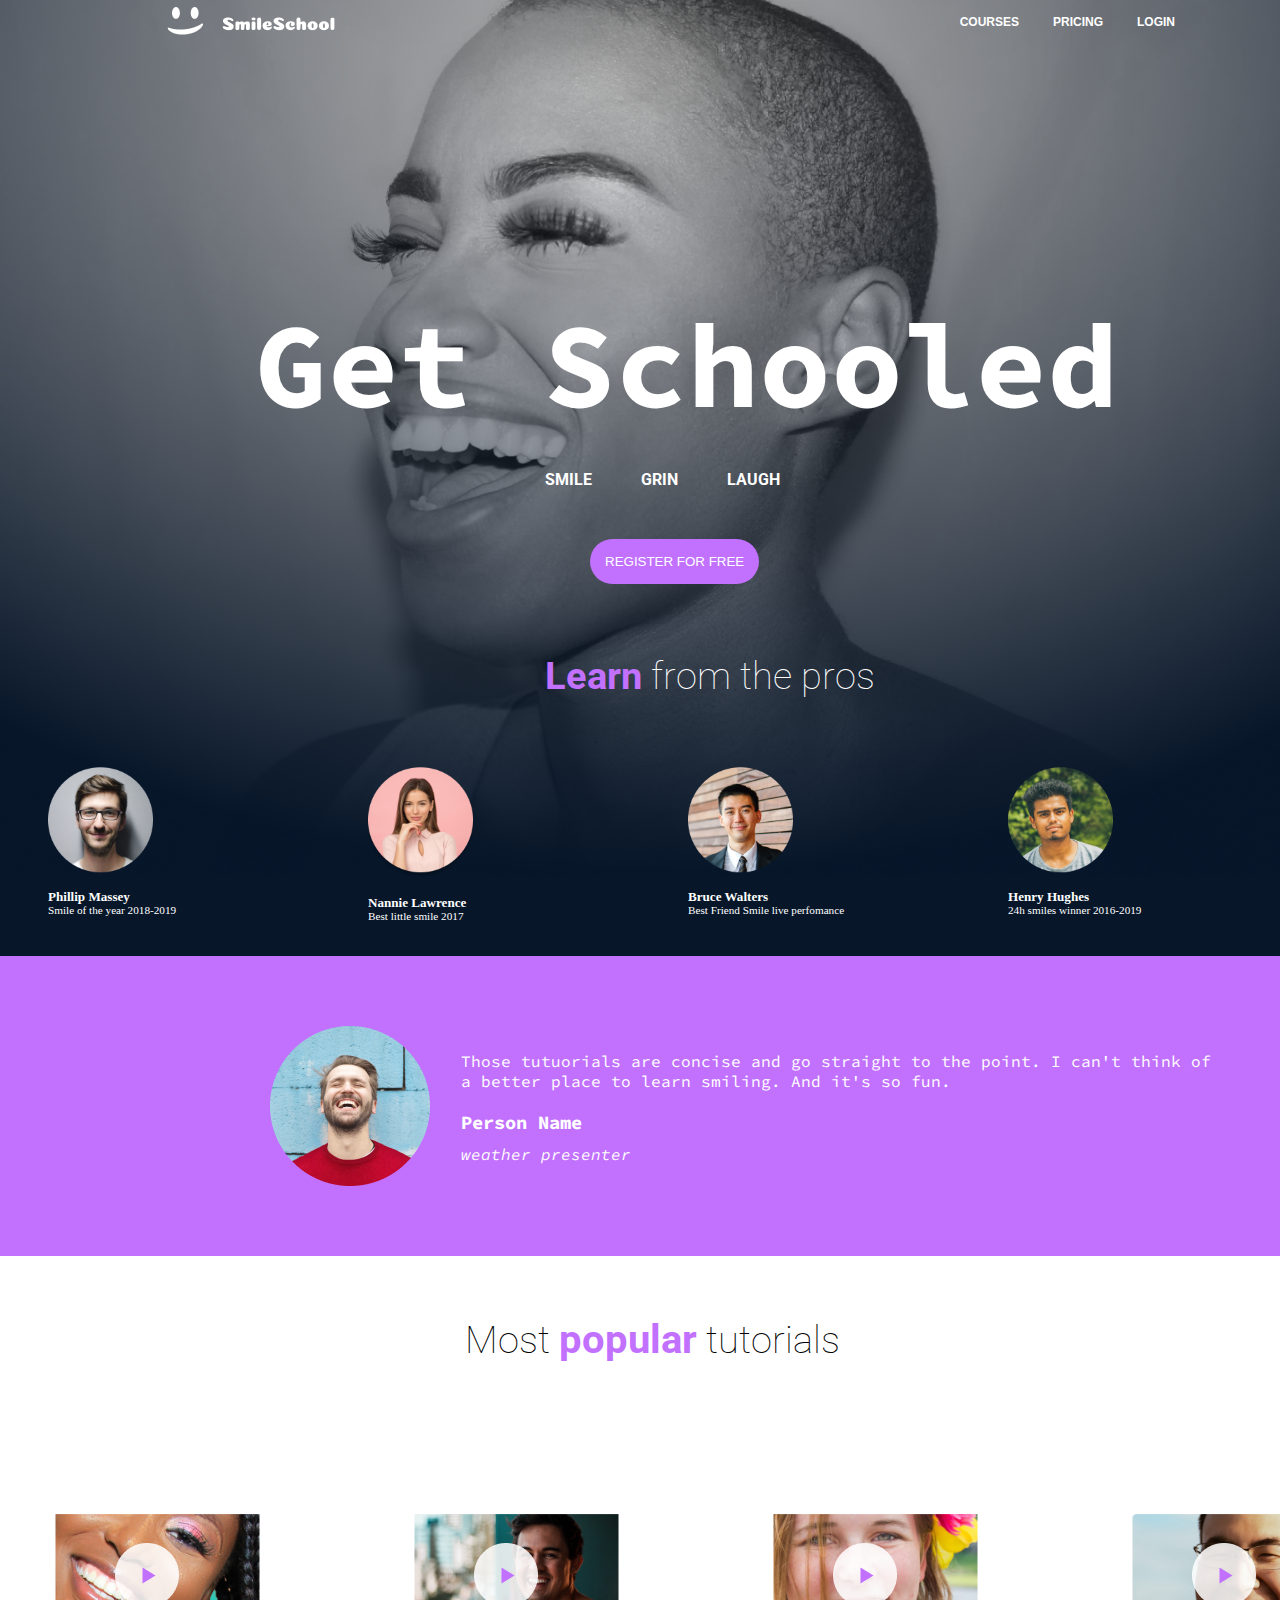
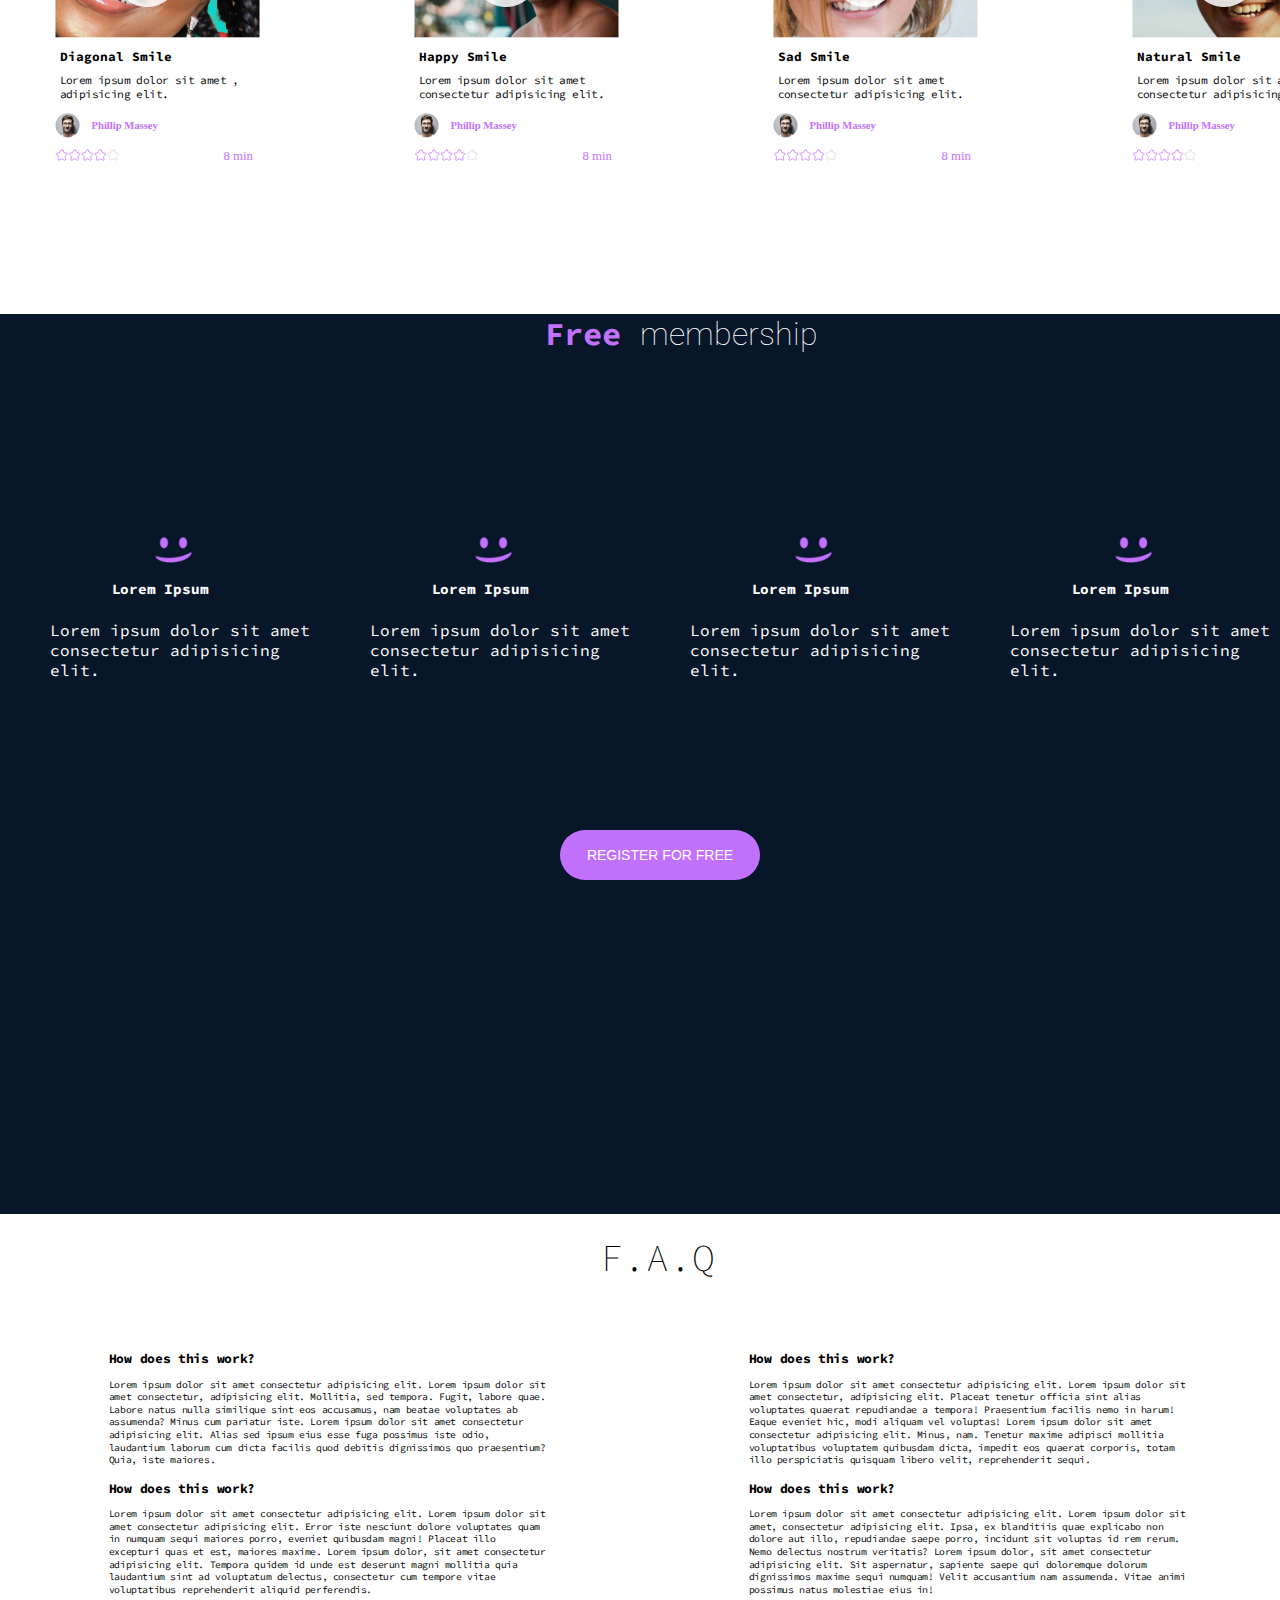
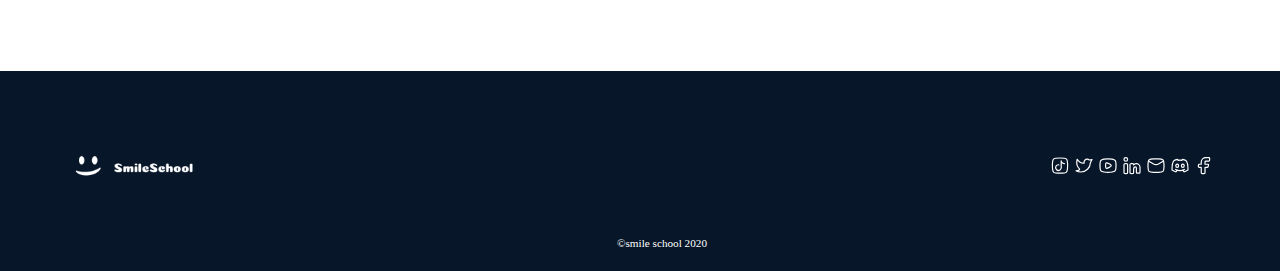
<file: css_advanced/index.html>
<!DOCTYPE html>
<html lang="en">
<head>
    <meta charset="UTF-8">
    <meta name="viewport" content="width=device-width, initial-scale=1.0">
    <link rel="stylesheet" href="styles.css">
    <link href="https://fonts.googleapis.com/css2?family=Source+Code+Pro:ital,wght@0,200..900;1,200..900&display=swap" rel="stylesheet">
    <link href="https://fonts.googleapis.com/css2?family=Roboto:ital,wght@0,100;0,300;0,400;0,500;0,700;0,900;1,100;1,300;1,400;1,500;1,700;1,900&display=swap" rel="stylesheet">
    <title>Document</title>
</head>
<body>
    <div class="box">
        <header>
            <nav>
                <div class="nav-div">
                    <img src="logo.png" alt="logo">
                    <ul>
                        <li><a href="#">COURSES</a></li>
                        <li><a href="#">PRICING</a></li>
                        <li><a href="#">LOGIN</a></li>
                    </ul>
                </div>
            </nav>
        </header>
        <main>
            <section class="background">
                <div class="banner">
                    <div class="get-schooled">
                        <h1>Get Schooled</h1>
                    </div>
                    <div class="word">
                        <span>SMILE</span>
                        <span>GRIN</span>
                        <span>LAUGH</span>
                    </div>
                    <button class="one">REGISTER FOR FREE</button>
                </div>
                <div class="learn">
                    <h2><span class="heading">Learn</span> from the pros</h2>
                </div>
                <div class="box-div">
                    <div class="winner">
                        <div class="winners-1">
                            <img src="avatar.png" alt="winner number one">
                            <h3>Phillip Massey</h3>
                            <p>Smile of the year 2018-2019</p>
                        </div>
                        <div class="winners-2">
                            <img src="avatar2.png" alt="">
                            <h3>Nannie Lawrence</h3>
                            <p>Best little smile 2017</p>
                        </div>
                        <div class="winners-3">
                            <img src="avatar3.png" alt="">
                            <h3>Bruce Walters</h3>
                            <p>Best Friend Smile live perfomance</p>
                        </div>
                        <div class="winners-4">
                            <img src="avatar4.png" alt="">
                            <h3>Henry Hughes</h3>
                            <p>24h smiles winner 2016-2019</p>
                        </div>
                    </div>
                </div>
            </section>
        </main>
    </div>
    <main>
        <section class="container">
            <div class="presenter">
                <div class="image">
                    <img src="avatar5.png" alt="image">
                </div>
                <div class="quote">
                    <blockquote>
                        Those tutuorials are concise and go straight to the point. I can't think of a better place to learn smiling. And it's so fun.
                    </blockquote>
                    <h3>Person Name</h3>
                    <p class="para">weather presenter</p>
                </div>
            </div>
        </section>
        <section>
            <h2 class="name">Most <span class="pop">popular</span> tutorials</h2>
            <div class="video">
                <div class="smile-vid">
                    <img src="Diagonal smile.png" alt="">
                    <h4 class="smile-type">Diagonal Smile</h4>
                    <p class="sentence">Lorem ipsum dolor sit amet , adipisicing elit.</p>
                    <div class="him">
                        <img src="avatar.png" alt="image">
                        <h5 class="phillip">Phillip Massey</h5>
                    </div>
                    <div class="stars">
                        <div><svg xmlns="http://www.w3.org/2000/svg" viewBox="0 0 24 24" width="16" height="16" color="#c271ff" fill="none">
                            <path d="M13.7276 3.44418L15.4874 6.99288C15.7274 7.48687 16.3673 7.9607 16.9073 8.05143L20.0969 8.58575C22.1367 8.92853 22.6167 10.4206 21.1468 11.8925L18.6671 14.3927C18.2471 14.8161 18.0172 15.6327 18.1471 16.2175L18.8571 19.3125C19.417 21.7623 18.1271 22.71 15.9774 21.4296L12.9877 19.6452C12.4478 19.3226 11.5579 19.3226 11.0079 19.6452L8.01827 21.4296C5.8785 22.71 4.57865 21.7522 5.13859 19.3125L5.84851 16.2175C5.97849 15.6327 5.74852 14.8161 5.32856 14.3927L2.84884 11.8925C1.389 10.4206 1.85895 8.92853 3.89872 8.58575L7.08837 8.05143C7.61831 7.9607 8.25824 7.48687 8.49821 6.99288L10.258 3.44418C11.2179 1.51861 12.7777 1.51861 13.7276 3.44418Z" stroke="currentColor" stroke-width="1.5" stroke-linecap="round" stroke-linejoin="round" />
                        </svg></div>
                        <div><svg xmlns="http://www.w3.org/2000/svg" viewBox="0 0 24 24" width="16" height="16" color="#c271ff" fill="none">
                            <path d="M13.7276 3.44418L15.4874 6.99288C15.7274 7.48687 16.3673 7.9607 16.9073 8.05143L20.0969 8.58575C22.1367 8.92853 22.6167 10.4206 21.1468 11.8925L18.6671 14.3927C18.2471 14.8161 18.0172 15.6327 18.1471 16.2175L18.8571 19.3125C19.417 21.7623 18.1271 22.71 15.9774 21.4296L12.9877 19.6452C12.4478 19.3226 11.5579 19.3226 11.0079 19.6452L8.01827 21.4296C5.8785 22.71 4.57865 21.7522 5.13859 19.3125L5.84851 16.2175C5.97849 15.6327 5.74852 14.8161 5.32856 14.3927L2.84884 11.8925C1.389 10.4206 1.85895 8.92853 3.89872 8.58575L7.08837 8.05143C7.61831 7.9607 8.25824 7.48687 8.49821 6.99288L10.258 3.44418C11.2179 1.51861 12.7777 1.51861 13.7276 3.44418Z" stroke="currentColor" stroke-width="1.5" stroke-linecap="round" stroke-linejoin="round" />
                        </svg></div>
                        <div><svg xmlns="http://www.w3.org/2000/svg" viewBox="0 0 24 24" width="16" height="16" color="#c271ff" fill="none">
                            <path d="M13.7276 3.44418L15.4874 6.99288C15.7274 7.48687 16.3673 7.9607 16.9073 8.05143L20.0969 8.58575C22.1367 8.92853 22.6167 10.4206 21.1468 11.8925L18.6671 14.3927C18.2471 14.8161 18.0172 15.6327 18.1471 16.2175L18.8571 19.3125C19.417 21.7623 18.1271 22.71 15.9774 21.4296L12.9877 19.6452C12.4478 19.3226 11.5579 19.3226 11.0079 19.6452L8.01827 21.4296C5.8785 22.71 4.57865 21.7522 5.13859 19.3125L5.84851 16.2175C5.97849 15.6327 5.74852 14.8161 5.32856 14.3927L2.84884 11.8925C1.389 10.4206 1.85895 8.92853 3.89872 8.58575L7.08837 8.05143C7.61831 7.9607 8.25824 7.48687 8.49821 6.99288L10.258 3.44418C11.2179 1.51861 12.7777 1.51861 13.7276 3.44418Z" stroke="currentColor" stroke-width="1.5" stroke-linecap="round" stroke-linejoin="round" />
                        </svg></div>
                        <div><svg xmlns="http://www.w3.org/2000/svg" viewBox="0 0 24 24" width="16" height="16" color="#c271ff" fill="none">
                            <path d="M13.7276 3.44418L15.4874 6.99288C15.7274 7.48687 16.3673 7.9607 16.9073 8.05143L20.0969 8.58575C22.1367 8.92853 22.6167 10.4206 21.1468 11.8925L18.6671 14.3927C18.2471 14.8161 18.0172 15.6327 18.1471 16.2175L18.8571 19.3125C19.417 21.7623 18.1271 22.71 15.9774 21.4296L12.9877 19.6452C12.4478 19.3226 11.5579 19.3226 11.0079 19.6452L8.01827 21.4296C5.8785 22.71 4.57865 21.7522 5.13859 19.3125L5.84851 16.2175C5.97849 15.6327 5.74852 14.8161 5.32856 14.3927L2.84884 11.8925C1.389 10.4206 1.85895 8.92853 3.89872 8.58575L7.08837 8.05143C7.61831 7.9607 8.25824 7.48687 8.49821 6.99288L10.258 3.44418C11.2179 1.51861 12.7777 1.51861 13.7276 3.44418Z" stroke="currentColor" stroke-width="1.5" stroke-linecap="round" stroke-linejoin="round" />
                        </svg></div>
                        <div><svg xmlns="http://www.w3.org/2000/svg" viewBox="0 0 24 24" width="16" height="16" color="#D8D8D8" fill="none">
                            <path d="M13.7276 3.44418L15.4874 6.99288C15.7274 7.48687 16.3673 7.9607 16.9073 8.05143L20.0969 8.58575C22.1367 8.92853 22.6167 10.4206 21.1468 11.8925L18.6671 14.3927C18.2471 14.8161 18.0172 15.6327 18.1471 16.2175L18.8571 19.3125C19.417 21.7623 18.1271 22.71 15.9774 21.4296L12.9877 19.6452C12.4478 19.3226 11.5579 19.3226 11.0079 19.6452L8.01827 21.4296C5.8785 22.71 4.57865 21.7522 5.13859 19.3125L5.84851 16.2175C5.97849 15.6327 5.74852 14.8161 5.32856 14.3927L2.84884 11.8925C1.389 10.4206 1.85895 8.92853 3.89872 8.58575L7.08837 8.05143C7.61831 7.9607 8.25824 7.48687 8.49821 6.99288L10.258 3.44418C11.2179 1.51861 12.7777 1.51861 13.7276 3.44418Z" stroke="currentColor" stroke-width="1.5" stroke-linecap="round" stroke-linejoin="round" />
                        </svg></div>
                    </div>
                    <p class="time">8 min</p>
                </div>
                <div class="play">
                    <img src="play.png" alt="">
                </div>
                <div class="smile-vid">
                    <img src="Happy smile.png" alt="image">
                    <h4 class="smile-type">Happy Smile</h4>
                    <p class="sentence">Lorem ipsum dolor sit amet consectetur adipisicing elit.</p>
                    <div class="him">
                     <img src="avatar.png" alt="author">
                     <h5 class="phillip">Phillip Massey</h5>
                    </div>
                    <div class="stars">
                       <div><svg xmlns="http://www.w3.org/2000/svg" viewBox="0 0 24 24" width="16" height="16" color="#c271ff" fill="none">
                        <path d="M13.7276 3.44418L15.4874 6.99288C15.7274 7.48687 16.3673 7.9607 16.9073 8.05143L20.0969 8.58575C22.1367 8.92853 22.6167 10.4206 21.1468 11.8925L18.6671 14.3927C18.2471 14.8161 18.0172 15.6327 18.1471 16.2175L18.8571 19.3125C19.417 21.7623 18.1271 22.71 15.9774 21.4296L12.9877 19.6452C12.4478 19.3226 11.5579 19.3226 11.0079 19.6452L8.01827 21.4296C5.8785 22.71 4.57865 21.7522 5.13859 19.3125L5.84851 16.2175C5.97849 15.6327 5.74852 14.8161 5.32856 14.3927L2.84884 11.8925C1.389 10.4206 1.85895 8.92853 3.89872 8.58575L7.08837 8.05143C7.61831 7.9607 8.25824 7.48687 8.49821 6.99288L10.258 3.44418C11.2179 1.51861 12.7777 1.51861 13.7276 3.44418Z" stroke="currentColor" stroke-width="1.5" stroke-linecap="round" stroke-linejoin="round" />
                       </svg></div>
                       <div><svg xmlns="http://www.w3.org/2000/svg" viewBox="0 0 24 24" width="16" height="16" color="#c271ff" fill="none">
                        <path d="M13.7276 3.44418L15.4874 6.99288C15.7274 7.48687 16.3673 7.9607 16.9073 8.05143L20.0969 8.58575C22.1367 8.92853 22.6167 10.4206 21.1468 11.8925L18.6671 14.3927C18.2471 14.8161 18.0172 15.6327 18.1471 16.2175L18.8571 19.3125C19.417 21.7623 18.1271 22.71 15.9774 21.4296L12.9877 19.6452C12.4478 19.3226 11.5579 19.3226 11.0079 19.6452L8.01827 21.4296C5.8785 22.71 4.57865 21.7522 5.13859 19.3125L5.84851 16.2175C5.97849 15.6327 5.74852 14.8161 5.32856 14.3927L2.84884 11.8925C1.389 10.4206 1.85895 8.92853 3.89872 8.58575L7.08837 8.05143C7.61831 7.9607 8.25824 7.48687 8.49821 6.99288L10.258 3.44418C11.2179 1.51861 12.7777 1.51861 13.7276 3.44418Z" stroke="currentColor" stroke-width="1.5" stroke-linecap="round" stroke-linejoin="round" />
                       </svg></div>
                       <div><svg xmlns="http://www.w3.org/2000/svg" viewBox="0 0 24 24" width="16" height="16" color="#c271ff" fill="none">
                        <path d="M13.7276 3.44418L15.4874 6.99288C15.7274 7.48687 16.3673 7.9607 16.9073 8.05143L20.0969 8.58575C22.1367 8.92853 22.6167 10.4206 21.1468 11.8925L18.6671 14.3927C18.2471 14.8161 18.0172 15.6327 18.1471 16.2175L18.8571 19.3125C19.417 21.7623 18.1271 22.71 15.9774 21.4296L12.9877 19.6452C12.4478 19.3226 11.5579 19.3226 11.0079 19.6452L8.01827 21.4296C5.8785 22.71 4.57865 21.7522 5.13859 19.3125L5.84851 16.2175C5.97849 15.6327 5.74852 14.8161 5.32856 14.3927L2.84884 11.8925C1.389 10.4206 1.85895 8.92853 3.89872 8.58575L7.08837 8.05143C7.61831 7.9607 8.25824 7.48687 8.49821 6.99288L10.258 3.44418C11.2179 1.51861 12.7777 1.51861 13.7276 3.44418Z" stroke="currentColor" stroke-width="1.5" stroke-linecap="round" stroke-linejoin="round" />
                       </svg></div>
                       <div><svg xmlns="http://www.w3.org/2000/svg" viewBox="0 0 24 24" width="16" height="16" color="#c271ff" fill="none">
                        <path d="M13.7276 3.44418L15.4874 6.99288C15.7274 7.48687 16.3673 7.9607 16.9073 8.05143L20.0969 8.58575C22.1367 8.92853 22.6167 10.4206 21.1468 11.8925L18.6671 14.3927C18.2471 14.8161 18.0172 15.6327 18.1471 16.2175L18.8571 19.3125C19.417 21.7623 18.1271 22.71 15.9774 21.4296L12.9877 19.6452C12.4478 19.3226 11.5579 19.3226 11.0079 19.6452L8.01827 21.4296C5.8785 22.71 4.57865 21.7522 5.13859 19.3125L5.84851 16.2175C5.97849 15.6327 5.74852 14.8161 5.32856 14.3927L2.84884 11.8925C1.389 10.4206 1.85895 8.92853 3.89872 8.58575L7.08837 8.05143C7.61831 7.9607 8.25824 7.48687 8.49821 6.99288L10.258 3.44418C11.2179 1.51861 12.7777 1.51861 13.7276 3.44418Z" stroke="currentColor" stroke-width="1.5" stroke-linecap="round" stroke-linejoin="round" />
                       </svg></div>
                       <div><svg xmlns="http://www.w3.org/2000/svg" viewBox="0 0 24 24" width="16" height="16" color="#D8D8D8" fill="none">
                        <path d="M13.7276 3.44418L15.4874 6.99288C15.7274 7.48687 16.3673 7.9607 16.9073 8.05143L20.0969 8.58575C22.1367 8.92853 22.6167 10.4206 21.1468 11.8925L18.6671 14.3927C18.2471 14.8161 18.0172 15.6327 18.1471 16.2175L18.8571 19.3125C19.417 21.7623 18.1271 22.71 15.9774 21.4296L12.9877 19.6452C12.4478 19.3226 11.5579 19.3226 11.0079 19.6452L8.01827 21.4296C5.8785 22.71 4.57865 21.7522 5.13859 19.3125L5.84851 16.2175C5.97849 15.6327 5.74852 14.8161 5.32856 14.3927L2.84884 11.8925C1.389 10.4206 1.85895 8.92853 3.89872 8.58575L7.08837 8.05143C7.61831 7.9607 8.25824 7.48687 8.49821 6.99288L10.258 3.44418C11.2179 1.51861 12.7777 1.51861 13.7276 3.44418Z" stroke="currentColor" stroke-width="1.5" stroke-linecap="round" stroke-linejoin="round" />
                       </svg></div>
                    </div>
                    <p class="time">8 min</p>
                </div>
                <div class="play">
                    <img src="play.png" alt="">
                </div>
                <div class="smile-vid">    
                    <img src="Sad smile.png" alt="image">
                    <h4 class="smile-type">Sad Smile</h4>
                    <p class="sentence">Lorem ipsum dolor sit amet consectetur adipisicing elit.</p>
                    <div class="him">
                     <img src="avatar.png" alt="author">
                     <h5 class="phillip">Phillip Massey</h5>
                    </div>
                    <div class="stars">
                        <div><svg xmlns="http://www.w3.org/2000/svg" viewBox="0 0 24 24" width="16" height="16" color="#c271ff" fill="none">
                          <path d="M13.7276 3.44418L15.4874 6.99288C15.7274 7.48687 16.3673 7.9607 16.9073 8.05143L20.0969 8.58575C22.1367 8.92853 22.6167 10.4206 21.1468 11.8925L18.6671 14.3927C18.2471 14.8161 18.0172 15.6327 18.1471 16.2175L18.8571 19.3125C19.417 21.7623 18.1271 22.71 15.9774 21.4296L12.9877 19.6452C12.4478 19.3226 11.5579 19.3226 11.0079 19.6452L8.01827 21.4296C5.8785 22.71 4.57865 21.7522 5.13859 19.3125L5.84851 16.2175C5.97849 15.6327 5.74852 14.8161 5.32856 14.3927L2.84884 11.8925C1.389 10.4206 1.85895 8.92853 3.89872 8.58575L7.08837 8.05143C7.61831 7.9607 8.25824 7.48687 8.49821 6.99288L10.258 3.44418C11.2179 1.51861 12.7777 1.51861 13.7276 3.44418Z" stroke="currentColor" stroke-width="1.5" stroke-linecap="round" stroke-linejoin="round" />
                        </svg></div>
                        <div><svg xmlns="http://www.w3.org/2000/svg" viewBox="0 0 24 24" width="16" height="16" color="#c271ff" fill="none">
                          <path d="M13.7276 3.44418L15.4874 6.99288C15.7274 7.48687 16.3673 7.9607 16.9073 8.05143L20.0969 8.58575C22.1367 8.92853 22.6167 10.4206 21.1468 11.8925L18.6671 14.3927C18.2471 14.8161 18.0172 15.6327 18.1471 16.2175L18.8571 19.3125C19.417 21.7623 18.1271 22.71 15.9774 21.4296L12.9877 19.6452C12.4478 19.3226 11.5579 19.3226 11.0079 19.6452L8.01827 21.4296C5.8785 22.71 4.57865 21.7522 5.13859 19.3125L5.84851 16.2175C5.97849 15.6327 5.74852 14.8161 5.32856 14.3927L2.84884 11.8925C1.389 10.4206 1.85895 8.92853 3.89872 8.58575L7.08837 8.05143C7.61831 7.9607 8.25824 7.48687 8.49821 6.99288L10.258 3.44418C11.2179 1.51861 12.7777 1.51861 13.7276 3.44418Z" stroke="currentColor" stroke-width="1.5" stroke-linecap="round" stroke-linejoin="round" />
                        </svg></div>
                        <div><svg xmlns="http://www.w3.org/2000/svg" viewBox="0 0 24 24" width="16" height="16" color="#c271ff" fill="none">
                          <path d="M13.7276 3.44418L15.4874 6.99288C15.7274 7.48687 16.3673 7.9607 16.9073 8.05143L20.0969 8.58575C22.1367 8.92853 22.6167 10.4206 21.1468 11.8925L18.6671 14.3927C18.2471 14.8161 18.0172 15.6327 18.1471 16.2175L18.8571 19.3125C19.417 21.7623 18.1271 22.71 15.9774 21.4296L12.9877 19.6452C12.4478 19.3226 11.5579 19.3226 11.0079 19.6452L8.01827 21.4296C5.8785 22.71 4.57865 21.7522 5.13859 19.3125L5.84851 16.2175C5.97849 15.6327 5.74852 14.8161 5.32856 14.3927L2.84884 11.8925C1.389 10.4206 1.85895 8.92853 3.89872 8.58575L7.08837 8.05143C7.61831 7.9607 8.25824 7.48687 8.49821 6.99288L10.258 3.44418C11.2179 1.51861 12.7777 1.51861 13.7276 3.44418Z" stroke="currentColor" stroke-width="1.5" stroke-linecap="round" stroke-linejoin="round" />
                        </svg></div>
                        <div><svg xmlns="http://www.w3.org/2000/svg" viewBox="0 0 24 24" width="16" height="16" color="#c271ff" fill="none">
                            <path d="M13.7276 3.44418L15.4874 6.99288C15.7274 7.48687 16.3673 7.9607 16.9073 8.05143L20.0969 8.58575C22.1367 8.92853 22.6167 10.4206 21.1468 11.8925L18.6671 14.3927C18.2471 14.8161 18.0172 15.6327 18.1471 16.2175L18.8571 19.3125C19.417 21.7623 18.1271 22.71 15.9774 21.4296L12.9877 19.6452C12.4478 19.3226 11.5579 19.3226 11.0079 19.6452L8.01827 21.4296C5.8785 22.71 4.57865 21.7522 5.13859 19.3125L5.84851 16.2175C5.97849 15.6327 5.74852 14.8161 5.32856 14.3927L2.84884 11.8925C1.389 10.4206 1.85895 8.92853 3.89872 8.58575L7.08837 8.05143C7.61831 7.9607 8.25824 7.48687 8.49821 6.99288L10.258 3.44418C11.2179 1.51861 12.7777 1.51861 13.7276 3.44418Z" stroke="currentColor" stroke-width="1.5" stroke-linecap="round" stroke-linejoin="round" />
                        </svg></div>
                        <div><svg xmlns="http://www.w3.org/2000/svg" viewBox="0 0 24 24" width="16" height="16" color="#D8D8D8" fill="none">
                            <path d="M13.7276 3.44418L15.4874 6.99288C15.7274 7.48687 16.3673 7.9607 16.9073 8.05143L20.0969 8.58575C22.1367 8.92853 22.6167 10.4206 21.1468 11.8925L18.6671 14.3927C18.2471 14.8161 18.0172 15.6327 18.1471 16.2175L18.8571 19.3125C19.417 21.7623 18.1271 22.71 15.9774 21.4296L12.9877 19.6452C12.4478 19.3226 11.5579 19.3226 11.0079 19.6452L8.01827 21.4296C5.8785 22.71 4.57865 21.7522 5.13859 19.3125L5.84851 16.2175C5.97849 15.6327 5.74852 14.8161 5.32856 14.3927L2.84884 11.8925C1.389 10.4206 1.85895 8.92853 3.89872 8.58575L7.08837 8.05143C7.61831 7.9607 8.25824 7.48687 8.49821 6.99288L10.258 3.44418C11.2179 1.51861 12.7777 1.51861 13.7276 3.44418Z" stroke="currentColor" stroke-width="1.5" stroke-linecap="round" stroke-linejoin="round" />
                        </svg></div>
                    </div>
                    <p class="time">8 min</p>    
                </div>
                <div class="play">
                    <img src="play.png" alt="">
                </div>
                <div class="smile-vid">
                    <img src="preview (1).png" alt="image">
                    <h4 class="smile-type">Natural Smile</h4>
                    <p class="sentence">Lorem ipsum dolor sit amet consectetur adipisicing elit.</p>
                    <div class="him">
                        <img src="avatar.png" alt="author">
                        <h5 class="phillip">Phillip Massey</h5>
                    </div>
                    <div class="stars">
                        <div><svg xmlns="http://www.w3.org/2000/svg" viewBox="0 0 24 24" width="16" height="16" color="#c271ff" fill="none">
                            <path d="M13.7276 3.44418L15.4874 6.99288C15.7274 7.48687 16.3673 7.9607 16.9073 8.05143L20.0969 8.58575C22.1367 8.92853 22.6167 10.4206 21.1468 11.8925L18.6671 14.3927C18.2471 14.8161 18.0172 15.6327 18.1471 16.2175L18.8571 19.3125C19.417 21.7623 18.1271 22.71 15.9774 21.4296L12.9877 19.6452C12.4478 19.3226 11.5579 19.3226 11.0079 19.6452L8.01827 21.4296C5.8785 22.71 4.57865 21.7522 5.13859 19.3125L5.84851 16.2175C5.97849 15.6327 5.74852 14.8161 5.32856 14.3927L2.84884 11.8925C1.389 10.4206 1.85895 8.92853 3.89872 8.58575L7.08837 8.05143C7.61831 7.9607 8.25824 7.48687 8.49821 6.99288L10.258 3.44418C11.2179 1.51861 12.7777 1.51861 13.7276 3.44418Z" stroke="currentColor" stroke-width="1.5" stroke-linecap="round" stroke-linejoin="round" />
                        </svg></div>
                        <div><svg xmlns="http://www.w3.org/2000/svg" viewBox="0 0 24 24" width="16" height="16" color="#c271ff" fill="none">
                            <path d="M13.7276 3.44418L15.4874 6.99288C15.7274 7.48687 16.3673 7.9607 16.9073 8.05143L20.0969 8.58575C22.1367 8.92853 22.6167 10.4206 21.1468 11.8925L18.6671 14.3927C18.2471 14.8161 18.0172 15.6327 18.1471 16.2175L18.8571 19.3125C19.417 21.7623 18.1271 22.71 15.9774 21.4296L12.9877 19.6452C12.4478 19.3226 11.5579 19.3226 11.0079 19.6452L8.01827 21.4296C5.8785 22.71 4.57865 21.7522 5.13859 19.3125L5.84851 16.2175C5.97849 15.6327 5.74852 14.8161 5.32856 14.3927L2.84884 11.8925C1.389 10.4206 1.85895 8.92853 3.89872 8.58575L7.08837 8.05143C7.61831 7.9607 8.25824 7.48687 8.49821 6.99288L10.258 3.44418C11.2179 1.51861 12.7777 1.51861 13.7276 3.44418Z" stroke="currentColor" stroke-width="1.5" stroke-linecap="round" stroke-linejoin="round" />
                        </svg></div>
                        <div><svg xmlns="http://www.w3.org/2000/svg" viewBox="0 0 24 24" width="16" height="16" color="#c271ff" fill="none">
                            <path d="M13.7276 3.44418L15.4874 6.99288C15.7274 7.48687 16.3673 7.9607 16.9073 8.05143L20.0969 8.58575C22.1367 8.92853 22.6167 10.4206 21.1468 11.8925L18.6671 14.3927C18.2471 14.8161 18.0172 15.6327 18.1471 16.2175L18.8571 19.3125C19.417 21.7623 18.1271 22.71 15.9774 21.4296L12.9877 19.6452C12.4478 19.3226 11.5579 19.3226 11.0079 19.6452L8.01827 21.4296C5.8785 22.71 4.57865 21.7522 5.13859 19.3125L5.84851 16.2175C5.97849 15.6327 5.74852 14.8161 5.32856 14.3927L2.84884 11.8925C1.389 10.4206 1.85895 8.92853 3.89872 8.58575L7.08837 8.05143C7.61831 7.9607 8.25824 7.48687 8.49821 6.99288L10.258 3.44418C11.2179 1.51861 12.7777 1.51861 13.7276 3.44418Z" stroke="currentColor" stroke-width="1.5" stroke-linecap="round" stroke-linejoin="round" />
                        </svg></div>
                        <div><svg xmlns="http://www.w3.org/2000/svg" viewBox="0 0 24 24" width="16" height="16" color="#c271ff" fill="none">
                            <path d="M13.7276 3.44418L15.4874 6.99288C15.7274 7.48687 16.3673 7.9607 16.9073 8.05143L20.0969 8.58575C22.1367 8.92853 22.6167 10.4206 21.1468 11.8925L18.6671 14.3927C18.2471 14.8161 18.0172 15.6327 18.1471 16.2175L18.8571 19.3125C19.417 21.7623 18.1271 22.71 15.9774 21.4296L12.9877 19.6452C12.4478 19.3226 11.5579 19.3226 11.0079 19.6452L8.01827 21.4296C5.8785 22.71 4.57865 21.7522 5.13859 19.3125L5.84851 16.2175C5.97849 15.6327 5.74852 14.8161 5.32856 14.3927L2.84884 11.8925C1.389 10.4206 1.85895 8.92853 3.89872 8.58575L7.08837 8.05143C7.61831 7.9607 8.25824 7.48687 8.49821 6.99288L10.258 3.44418C11.2179 1.51861 12.7777 1.51861 13.7276 3.44418Z" stroke="currentColor" stroke-width="1.5" stroke-linecap="round" stroke-linejoin="round" />
                        </svg></div>
                        <div><svg xmlns="http://www.w3.org/2000/svg" viewBox="0 0 24 24" width="16" height="16" color="#D8D8D8" fill="none">
                            <path d="M13.7276 3.44418L15.4874 6.99288C15.7274 7.48687 16.3673 7.9607 16.9073 8.05143L20.0969 8.58575C22.1367 8.92853 22.6167 10.4206 21.1468 11.8925L18.6671 14.3927C18.2471 14.8161 18.0172 15.6327 18.1471 16.2175L18.8571 19.3125C19.417 21.7623 18.1271 22.71 15.9774 21.4296L12.9877 19.6452C12.4478 19.3226 11.5579 19.3226 11.0079 19.6452L8.01827 21.4296C5.8785 22.71 4.57865 21.7522 5.13859 19.3125L5.84851 16.2175C5.97849 15.6327 5.74852 14.8161 5.32856 14.3927L2.84884 11.8925C1.389 10.4206 1.85895 8.92853 3.89872 8.58575L7.08837 8.05143C7.61831 7.9607 8.25824 7.48687 8.49821 6.99288L10.258 3.44418C11.2179 1.51861 12.7777 1.51861 13.7276 3.44418Z" stroke="currentColor" stroke-width="1.5" stroke-linecap="round" stroke-linejoin="round" />
                        </svg></div>
                    </div>
                    <p class="time">8 min</p>
                </div>
                <div class="play">
                    <img src="play.png" alt="">
                </div>
            </div>  
        </section>
        <section>
            <div class="membership">
                <div class="subscription">
                    <h2 class="free2"><span class="free">Free </span>membership</h2>
                    <div class="membership-sub">
                        <div class="membership-info">
                            <div class="faces">
                                <img src="smile.png" alt="">
                                <h3 class="letters">Lorem Ipsum</h3>
                                <p class="another">Lorem ipsum dolor sit amet consectetur adipisicing elit.</p>
                            </div>
                            <div class="faces">
                                <img src="smile.png" alt="">
                                <h3 class="letters">Lorem Ipsum</h3>
                                <p class="another">Lorem ipsum dolor sit amet consectetur adipisicing elit.</p>
                            </div>
                            <div class="faces">
                                <img src="smile.png" alt="">
                                <h3 class="letters">Lorem Ipsum</h3>
                                <p class="another">Lorem ipsum dolor sit amet consectetur adipisicing elit.</p>
                            </div>
                            <div class="faces">
                                <img src="smile.png" alt="">
                                <h3 class="letters">Lorem Ipsum</h3>
                                <p class="another">Lorem ipsum dolor sit amet consectetur adipisicing elit.</p>
                            </div>
                        </div>
                        <button class="regi-btn">REGISTER FOR FREE</button>
                    </div>
                </div>
            </div>
        </section>
        <section>
            <div class="faq">
                <h2 class="faq-section">F.A.Q</h2>
                <div class="faq-block">
                    <div class="row-block">
                        <div class="col-block">
                            <h3>How does this work?</h3>
                            <p class="faq-para">Lorem ipsum dolor sit amet consectetur adipisicing elit. Lorem ipsum dolor sit amet consectetur, adipisicing elit. Mollitia, sed tempora. Fugit, labore quae. Labore natus nulla similique sint eos accusamus, nam beatae voluptates ab assumenda? Minus cum pariatur iste. Lorem ipsum dolor sit amet consectetur adipisicing elit. Alias sed ipsum eius esse fuga possimus iste odio, laudantium laborum cum dicta facilis quod debitis dignissimos quo praesentium? Quia, iste maiores.</p>
                        </div>
                        <div class="col-block">
                            <h3>How does this work?</h3>
                            <p class="faq-para">Lorem ipsum dolor sit amet consectetur adipisicing elit. Lorem ipsum dolor sit amet consectetur adipisicing elit. Error iste nesciunt dolore voluptates quam in numquam sequi maiores porro, eveniet quibusdam magni! Placeat illo excepturi quas et est, maiores maxime. Lorem ipsum dolor, sit amet consectetur adipisicing elit. Tempora quidem id unde est deserunt magni mollitia quia laudantium sint ad voluptatum delectus, consectetur cum tempore vitae voluptatibus reprehenderit aliquid perferendis.</p>
                        </div>
                    </div>
                    <div class="row-block">
                        <div class="col-block">
                            <h3>How does this work?</h3>
                            <p class="faq-para">Lorem ipsum dolor sit amet consectetur adipisicing elit. Lorem ipsum dolor sit amet consectetur, adipisicing elit. Placeat tenetur officia sint alias voluptates quaerat repudiandae a tempora! Praesentium facilis nemo in harum! Eaque eveniet hic, modi aliquam vel voluptas! Lorem ipsum dolor sit amet consectetur adipisicing elit. Minus, nam. Tenetur maxime adipisci mollitia voluptatibus voluptatem quibusdam dicta, impedit eos quaerat corporis, totam illo perspiciatis quisquam libero velit, reprehenderit sequi.</p>
                        </div>
                        <div class="col-block">
                            <h3>How does this work?</h3>
                            <p class="faq-para">Lorem ipsum dolor sit amet consectetur adipisicing elit. Lorem ipsum dolor sit amet, consectetur adipisicing elit. Ipsa, ex blanditiis quae explicabo non dolore aut illo, repudiandae saepe porro, incidunt sit voluptas id rem rerum. Nemo delectus nostrum veritatis? Lorem ipsum dolor, sit amet consectetur adipisicing elit. Sit aspernatur, sapiente saepe qui doloremque dolorum dignissimos maxime sequi numquam! Velit accusantium nam assumenda. Vitae animi possimus natus molestiae eius in!</p>
                        </div>
                    </div>
                </div>
            </div>
        </section>
    </main>
    <footer>
        <section class="footer">
            <div class="global-block">
                <div class="footer-block">
                    <div class="logo">
                        <img src="logo.png" alt="logo">
                    </div>
                    <div class="icons">
                        <svg xmlns="http://www.w3.org/2000/svg" viewBox="0 0 24 24" width="16" height="16" color="#ffffff" fill="none">
                            <path d="M2.5 12C2.5 7.52166 2.5 5.28249 3.89124 3.89124C5.28249 2.5 7.52166 2.5 12 2.5C16.4783 2.5 18.7175 2.5 20.1088 3.89124C21.5 5.28249 21.5 7.52166 21.5 12C21.5 16.4783 21.5 18.7175 20.1088 20.1088C18.7175 21.5 16.4783 21.5 12 21.5C7.52166 21.5 5.28249 21.5 3.89124 20.1088C2.5 18.7175 2.5 16.4783 2.5 12Z" stroke="currentColor" stroke-width="1.5" stroke-linejoin="round" />
                            <path d="M10.5359 11.0075C9.71585 10.8916 7.84666 11.0834 6.93011 12.7782C6.01355 14.4729 6.9373 16.2368 7.51374 16.9069C8.08298 17.5338 9.89226 18.721 11.8114 17.5619C12.2871 17.2746 12.8797 17.0603 13.552 14.8153L13.4738 5.98145C13.3441 6.95419 14.4186 9.23575 17.478 9.5057" stroke="currentColor" stroke-width="1.5" stroke-linecap="round" stroke-linejoin="round" />
                        </svg>
                        <svg xmlns="http://www.w3.org/2000/svg" viewBox="0 0 24 24" width="16" height="16" color="#ffffff" fill="none">
                            <path d="M2 18.5C3.76504 19.521 5.81428 20 8 20C14.4808 20 19.7617 14.8625 19.9922 8.43797L22 4.5L18.6458 5C17.9407 4.37764 17.0144 4 16 4C13.4276 4 11.5007 6.51734 12.1209 8.98003C8.56784 9.20927 5.34867 7.0213 3.48693 4.10523C2.25147 8.30185 3.39629 13.3561 6.5 16.4705C6.5 17.647 3.5 18.3488 2 18.5Z" stroke="currentColor" stroke-width="1.5" stroke-linejoin="round" />
                        </svg>
                        <svg xmlns="http://www.w3.org/2000/svg" viewBox="0 0 24 24" width="16" height="16" color="#ffffff" fill="none">
                            <path d="M12 20.5C13.8097 20.5 15.5451 20.3212 17.1534 19.9934C19.1623 19.5839 20.1668 19.3791 21.0834 18.2006C22 17.0221 22 15.6693 22 12.9635V11.0365C22 8.33073 22 6.97787 21.0834 5.79937C20.1668 4.62088 19.1623 4.41613 17.1534 4.00662C15.5451 3.67877 13.8097 3.5 12 3.5C10.1903 3.5 8.45489 3.67877 6.84656 4.00662C4.83766 4.41613 3.83321 4.62088 2.9166 5.79937C2 6.97787 2 8.33073 2 11.0365V12.9635C2 15.6693 2 17.0221 2.9166 18.2006C3.83321 19.3791 4.83766 19.5839 6.84656 19.9934C8.45489 20.3212 10.1903 20.5 12 20.5Z" stroke="currentColor" stroke-width="1.5" />
                            <path d="M15.9621 12.3129C15.8137 12.9187 15.0241 13.3538 13.4449 14.2241C11.7272 15.1705 10.8684 15.6438 10.1728 15.4615C9.9372 15.3997 9.7202 15.2911 9.53799 15.1438C9 14.7089 9 13.8059 9 12C9 10.1941 9 9.29112 9.53799 8.85618C9.7202 8.70886 9.9372 8.60029 10.1728 8.53854C10.8684 8.35621 11.7272 8.82945 13.4449 9.77593C15.0241 10.6462 15.8137 11.0813 15.9621 11.6871C16.0126 11.8933 16.0126 12.1067 15.9621 12.3129Z" stroke="currentColor" stroke-width="1.5" stroke-linejoin="round" />
                        </svg>
                        <svg xmlns="http://www.w3.org/2000/svg" viewBox="0 0 24 24" width="16" height="16" color="#ffffff" fill="none">
                            <path d="M4.5 9.5H4C3.05719 9.5 2.58579 9.5 2.29289 9.79289C2 10.0858 2 10.5572 2 11.5V20C2 20.9428 2 21.4142 2.29289 21.7071C2.58579 22 3.05719 22 4 22H4.5C5.44281 22 5.91421 22 6.20711 21.7071C6.5 21.4142 6.5 20.9428 6.5 20V11.5C6.5 10.5572 6.5 10.0858 6.20711 9.79289C5.91421 9.5 5.44281 9.5 4.5 9.5Z" stroke="currentColor" stroke-width="1.5" />
                            <path d="M6.5 4.25C6.5 5.49264 5.49264 6.5 4.25 6.5C3.00736 6.5 2 5.49264 2 4.25C2 3.00736 3.00736 2 4.25 2C5.49264 2 6.5 3.00736 6.5 4.25Z" stroke="currentColor" stroke-width="1.5" />
                            <path d="M12.326 9.5H11.5C10.5572 9.5 10.0858 9.5 9.79289 9.79289C9.5 10.0858 9.5 10.5572 9.5 11.5V20C9.5 20.9428 9.5 21.4142 9.79289 21.7071C10.0858 22 10.5572 22 11.5 22H12C12.9428 22 13.4142 22 13.7071 21.7071C14 21.4142 14 20.9428 14 20L14.0001 16.5001C14.0001 14.8433 14.5281 13.5001 16.0879 13.5001C16.8677 13.5001 17.5 14.1717 17.5 15.0001V19.5001C17.5 20.4429 17.5 20.9143 17.7929 21.2072C18.0857 21.5001 18.5572 21.5001 19.5 21.5001H19.9987C20.9413 21.5001 21.4126 21.5001 21.7055 21.2073C21.9984 20.9145 21.9985 20.4432 21.9987 19.5006L22.0001 14.0002C22.0001 11.515 19.6364 9.50024 17.2968 9.50024C15.9649 9.50024 14.7767 10.1531 14.0001 11.174C14 10.5439 14 10.2289 13.8632 9.995C13.7765 9.84686 13.6531 9.72353 13.505 9.63687C13.2711 9.5 12.9561 9.5 12.326 9.5Z" stroke="currentColor" stroke-width="1.5" stroke-linejoin="round" />
                        </svg>
                        <svg xmlns="http://www.w3.org/2000/svg" viewBox="0 0 24 24" width="16" height="16" color="#ffffff" fill="none">
                            <path d="M2 6L8.91302 9.91697C11.4616 11.361 12.5384 11.361 15.087 9.91697L22 6" stroke="currentColor" stroke-width="1.5" stroke-linejoin="round" />
                            <path d="M2.01577 13.4756C2.08114 16.5412 2.11383 18.0739 3.24496 19.2094C4.37608 20.3448 5.95033 20.3843 9.09883 20.4634C11.0393 20.5122 12.9607 20.5122 14.9012 20.4634C18.0497 20.3843 19.6239 20.3448 20.7551 19.2094C21.8862 18.0739 21.9189 16.5412 21.9842 13.4756C22.0053 12.4899 22.0053 11.5101 21.9842 10.5244C21.9189 7.45886 21.8862 5.92609 20.7551 4.79066C19.6239 3.65523 18.0497 3.61568 14.9012 3.53657C12.9607 3.48781 11.0393 3.48781 9.09882 3.53656C5.95033 3.61566 4.37608 3.65521 3.24495 4.79065C2.11382 5.92608 2.08114 7.45885 2.01576 10.5244C1.99474 11.5101 1.99475 12.4899 2.01577 13.4756Z" stroke="currentColor" stroke-width="1.5" stroke-linejoin="round" />
                        </svg>
                        <svg xmlns="http://www.w3.org/2000/svg" viewBox="0 0 24 24" width="16" height="16" color="#ffffff" fill="none">
                            <path d="M15.5008 17.75L16.7942 19.5205C16.9156 19.7127 17.1489 19.7985 17.3619 19.7224C18.1657 19.4353 20.158 18.6572 21.7984 17.4725C21.9263 17.3801 22.0002 17.2261 21.9992 17.0673C21.9992 8.25 19.5008 5.75 19.5008 5.75C19.5008 5.75 17.5008 4.60213 15.3547 4.25602C15.1436 4.22196 14.9368 4.33509 14.8429 4.52891L14.3979 5.44677C14.3979 5.44677 13.2853 5.21397 12 5.21397C10.7147 5.21397 9.6021 5.44677 9.6021 5.44677L9.15711 4.52891C9.06314 4.33509 8.85644 4.22196 8.64529 4.25602C6.50079 4.60187 4.50079 5.75 4.50079 5.75C4.50079 5.75 2.0008 8.25 2.0008 17.0673C1.9998 17.2261 2.07365 17.3801 2.20159 17.4725C3.84196 18.6572 5.8343 19.4353 6.63806 19.7224C6.85105 19.7985 7.08437 19.7127 7.20582 19.5205L8.50079 17.75" stroke="currentColor" stroke-width="1.5" stroke-linecap="round" stroke-linejoin="round" />
                            <path d="M17.5008 16.75C17.5008 16.75 15.2057 18.25 12.0008 18.25C8.79587 18.25 6.50079 16.75 6.50079 16.75" stroke="currentColor" stroke-width="1.5" stroke-linecap="round" stroke-linejoin="round" />
                            <path d="M17.2508 12.25C17.2508 13.3546 16.4673 14.25 15.5008 14.25C14.5343 14.25 13.7508 13.3546 13.7508 12.25C13.7508 11.1454 14.5343 10.25 15.5008 10.25C16.4673 10.25 17.2508 11.1454 17.2508 12.25Z" stroke="currentColor" stroke-width="1.5" />
                            <path d="M10.2508 12.25C10.2508 13.3546 9.46729 14.25 8.50079 14.25C7.5343 14.25 6.75079 13.3546 6.75079 12.25C6.75079 11.1454 7.5343 10.25 8.50079 10.25C9.46729 10.25 10.2508 11.1454 10.2508 12.25Z" stroke="currentColor" stroke-width="1.5" />
                        </svg>
                        <svg xmlns="http://www.w3.org/2000/svg" viewBox="0 0 24 24" width="16" height="16" color="#ffffff" fill="none">
                            <path fill-rule="evenodd" clip-rule="evenodd" d="M6.18182 10.3333C5.20406 10.3333 5 10.5252 5 11.4444V13.1111C5 14.0304 5.20406 14.2222 6.18182 14.2222H8.54545V20.8889C8.54545 21.8081 8.74951 22 9.72727 22H12.0909C13.0687 22 13.2727 21.8081 13.2727 20.8889V14.2222H15.9267C16.6683 14.2222 16.8594 14.0867 17.0631 13.4164L17.5696 11.7497C17.9185 10.6014 17.7035 10.3333 16.4332 10.3333H13.2727V7.55556C13.2727 6.94191 13.8018 6.44444 14.4545 6.44444H17.8182C18.7959 6.44444 19 6.25259 19 5.33333V3.11111C19 2.19185 18.7959 2 17.8182 2H14.4545C11.191 2 8.54545 4.48731 8.54545 7.55556V10.3333H6.18182Z" stroke="currentColor" stroke-width="1.5" stroke-linejoin="round" />
                        </svg>
                    </div>
                </div>
            </div>
            <p class="copyright">&copy;smile school 2020</p>
        </section>
    </main>    
    </footer>
</body>
</html>
</file>
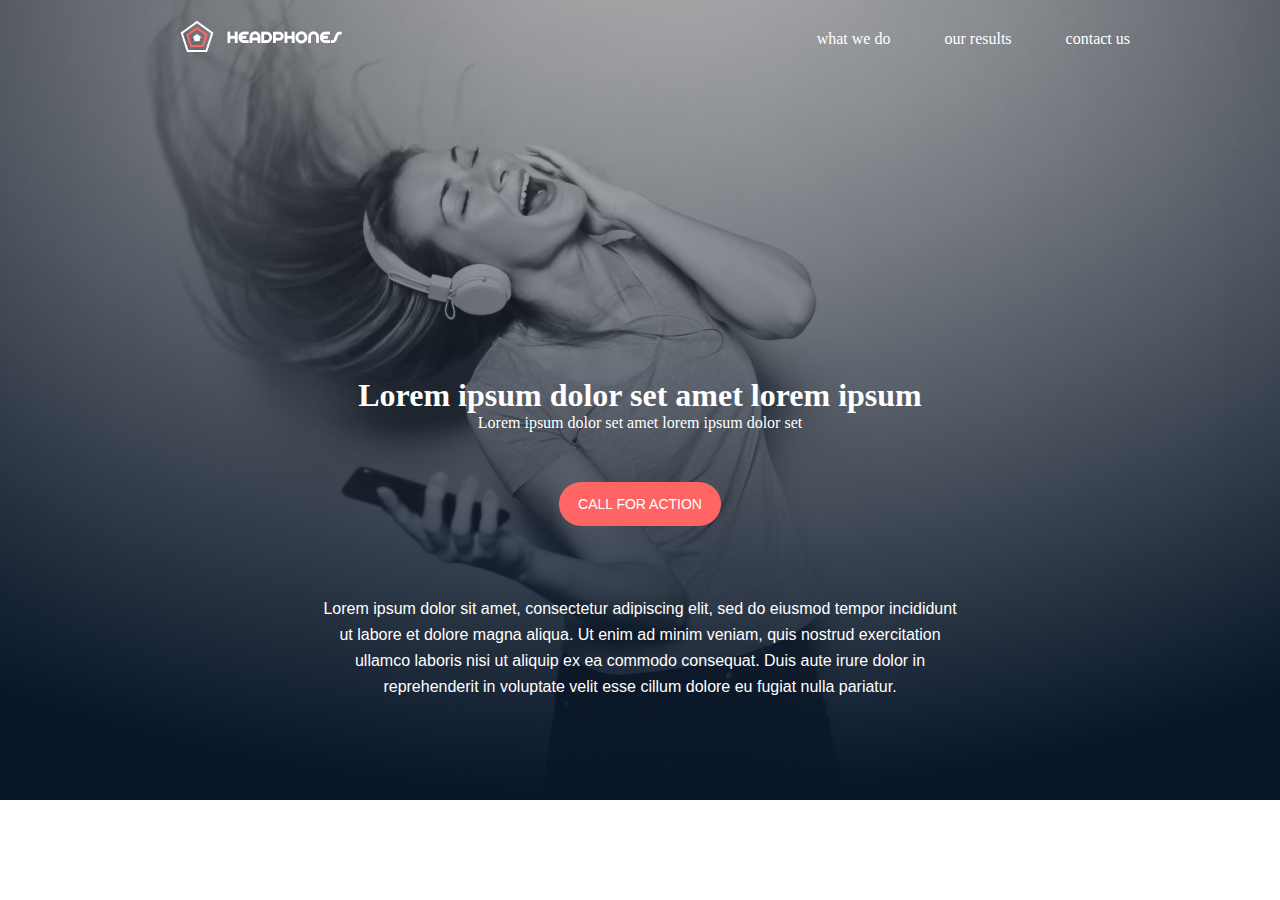
<file: headphones/0-index.html>
<!DOCTYPE html>
<html lang="en">
<head>
    <meta charset="UTF-8">
    <meta name="viewport" content="width=device-width, initial-scale=1.0">
    <link rel="stylesheet" href="0-styles.css">
    <title>Headphones</title>
</head>
<body>
    <header class="hero-piece">
        <div class="container">
            <nav class="navmenu">
                <div class="box">
                    <img src="logo.png" alt="logo">
                </div>
                <ul>
                    <li><a href="#">what we do</a></li>
                    <li><a href="#">our results</a></li>
                    <li><a href="#">contact us</a></li>
                </ul>
            </nav>
            <div class="text">
                <h1>Lorem ipsum dolor set amet lorem ipsum</h1>
                <p class="para">Lorem ipsum dolor set amet lorem ipsum dolor set</p>
                <div class="box-container">
                    <button class="btn">CALL FOR ACTION</button>
                    <p class="lorem">Lorem ipsum dolor sit amet, consectetur adipiscing elit, sed do eiusmod tempor incididunt ut labore et dolore magna aliqua. Ut enim ad minim veniam, quis nostrud exercitation ullamco laboris nisi ut aliquip ex ea commodo consequat. Duis aute irure dolor in reprehenderit in voluptate velit esse cillum dolore eu fugiat nulla pariatur.</p>
                </div>
            </div>
        </div>
    </header>
</body>
</html>
</file>
<file: css_advanced/styles.css>
@import url('https://fonts.googleapis.com/css2?family=Arizonia&family=Open+Sans:ital,wght@0,300..800;1,300..800&family=Poppins:ital,wght@0,100;0,200;0,300;0,400;0,500;0,600;0,700;0,800;0,900;1,100;1,200;1,300;1,400;1,500;1,600;1,700;1,800;1,900&family=Roboto:ital,wght@0,100;0,300;0,400;0,500;0,700;0,900;1,100;1,300;1,400;1,500;1,700;1,900&family=Source+Code+Pro:ital,wght@0,200..900;1,200..900&display=swap');

* {
    margin: 0;
    padding: 0;
    box-sizing: border-box;
}
.box {
    background-image: url('background.png');
    background-repeat: no-repeat;
    background-size: cover;
    background-position: center;
}
nav {
    font-family: 'Times New Roman', Times, serif;
    margin-right: 90px;
    margin-left: 167px;

}
.nav-div {
    display: flex;
    align-items: center;
    justify-content: space-between;
}
li {
    list-style: none;
    display: inline-block;
    font-family: Arial, Helvetica, sans-serif;
    font-size: 12px;
    font-weight: bold;
    margin: 15px;
}
a {
    color: #ffffff;
    text-decoration: none;
}
.banner {
    position: relative;
    margin-top: 245px;
    margin-left: 255px;
}
.get-schooled {
    position: relative;
    font-size: 120px;
}
h1 {
    font-family: source code pro;
    font-size: 120px;
    font-weight: bolder;
    color: #ffffff;
}
.word {
    margin-top: 30px;
    margin-left: 290px;
    word-spacing: 45px;
}
span {
    position: relative;
    font-family: roboto;
    font-size: medium;
    font-weight: bold;
    color: #ffffff;
}
.one {
    margin-top: 50px;
    margin-left: 335px;
    padding: 15px;
    border: none;
    border-radius: 30px;
    color: #ffffff;
    background-color: #c271ff;
}
.learn {
    position: absolute;
    margin-top: -150px;
    margin-right: 100px;
}
h2 {
    margin-top: 220px;
    margin-left: 545px;
    font-family: roboto;
    font-size: 38px;
    font-weight: lighter;
    color: #ffffff;
}
.heading {
    color: #c271ff;
    font-size: 38px;
}
.winner {
    display: flex;
    flex-wrap: nowrap;
    justify-content: space-between;
}
.winners-1, .winners-2, .winners-3, .winners-4 {
    flex-basis: calc(25% - 0px);
    margin-top: 150px;
    transform: scale(0.7);
    color: #ffffff;
}
.container {
    display: flex;
    flex-direction: row;
    position: relative;
    min-height: 300px;
    background-color: #c271ff;
    color: #ffffff;
}
.presenter {
    display: flex;
    flex-direction: row;
    flex: auto;
    font-family: source code pro;
    color: #ffffff;
    justify-items: center;
}
.image {
    flex: 1;
    margin: 70px 0px 0px 270px;
}
.quote {
    flex: 4;
    margin: 95px 55px 0px 0px;
}
h3{
    margin-top: 20px;
}
.para {
    font-style: italic;
    margin-top: 10px;
}
.name {
    display: inline-block;
    margin: 60px 0px 0px 465px;
    font-family: roboto;
    color: #000000;
    align-items: center;
}
.pop {
    font-family: roboto;
    font-size: 40px;
    color: #c271ff;
}
.video {
    display: flex;
    flex-wrap: nowrap;
    width: 450px;
    margin-top: 100px;
    margin-left: 10px;
}
.smile-vid {
    flex-basis: calc(25% - 10px);
    margin: 20px;
    transform: scale(0.8);
}
.smile-type {
    margin-top: 10px;
    margin-left: 5px;
    font-family: source code pro;
    font-style: bold;
}
.play {
    position: relative;
    margin-top: 80px;
    right: 190px;
}
.sentence {
    margin-top: 10px;
    margin-left: 5px;
    font-family: source code pro;
    font-size: 14px;
}
.him img {
    margin-top: 15px;
    max-width: 30px;
    max-height: 30px;
}
.phillip {
    margin-top: -26px;
    margin-left: 45px;
    color: #c271ff;
}
.stars {
    color: #c271ff;
    margin-top: 20px;
    display: inline-flex;
    align-items: center;
    justify-content: center;
}
.time {
    margin-top: -20px;
    margin-left: 210px;
    color: #c271ff;
}
.membership {
    margin-top: -120px;
    background-color: #071629;
    height: 100vh;
}
/*.subscription {
    margin-top: 0px;
}*/
.free2 { 
    font-size: 32px;
    color: #ffffff;
}
.free {
    font-family: source code pro;
    font-size: 32px;
    color: #c271ff;
}
.membership-info {
    display: flex;
    flex-wrap: nowrap;
    margin-top: 150px;
}
.faces img {
    margin-top: 30px;
    margin-left: 150px;
    transform: scale(0.8);
}
.letters {
    color: #ffffff;
    font-family: source code pro;
    font-size: 18px;
    text-align: center;
    margin-top: 5px;
    transform: scale(0.8);
}
.another {
    font-family: source code pro;
    color: #ffffff;
    margin-top: 20px;
    margin-left: 50px;
}
.regi-btn {
    margin-top: 150px;
    margin-left: 560px;
    background-color: #c271ff;
    font-size: 14px;
    color: #ffffff;
    border: none;
    border-radius: 30px;
    width: 200px;
    height: 50px;
}
.faq-section {
    color: #000000;
    font-family: source code pro;
    margin-top: 20px;
    margin-left: 600px;
}
.faq-block {
    display: flex;
    align-items: center;
    justify-content: center;
}
.row-block {
    flex: 2;
    margin-left: 15px;
    transform: scale(0.7);
    font-family: source code pro;
    font-size: 16px;
    font-weight: bold;
}
.faq-para {
    margin-top: 16px;
    font-size: 14px;
    font-weight: lighter;
}
.footer {
    background-color: #071629;
    height: 200px
}
.footer-block {
    display: flex;
    margin-top: 20px;
    align-items: center;
    justify-content: space-between;
}
.logo {
    margin-top: 80px;
    margin-left: 50px;
    transform: scale(0.7);
}
.icons {
    transform: scale(1.2);
    margin-top: 80px;
    margin-right: 80px;
}
.copyright {
    color: #ffffff;
    transform: scale(0.7);
    margin-top: 50px;
    margin-left: 500px;
}
</file>
<file: headphones/0-styles.css>
* {
    margin: 0;
    padding: 0;
    box-sizing: border-box;
}
.hero-piece {
    background-image: url(Object.png);
    background-size: cover;
    background-position: center;
    height: 800px;
}
.navmenu {
    display: flex;
    margin-right: 80px;
    margin-left: 160px;
    padding: 20px;
    align-items: center;
    justify-content: space-between;
}
li{
    list-style: none;
    display: inline;
}
li a {
    color: #ffffff;
    margin-right: 50px;
    text-decoration: none;
}
a:hover {
    color: #ff6565;
}
/*.sidebar {
    position: fixed;
    top: 0;
    right: 0;
    height: 800px;
    width: 250px;
    z-index: 999;
    box-shadow: -10px 0 10px rgba(0, 0,  0, 0.1);
    background-color: #ffffff;
    display: flex;
    flex-direction: column;
    align-items: flex-start;
    justify-content: flex-start;
}*/
.text {
    display: relative;
    margin: 150px;
    padding: 150px;
    color: #ffffff;
    text-align: center;
}
.box-container {
    margin-top: 50px;
}
.btn {
    position: relative;
    width: 162px;
    height: 44px;
    border: none;
    border-radius: 22px;
    background-color: #ff6565;
    color: #ffffff;
    font-size: 14px;
}
button:hover {
    color: #ffffff;
    opacity: calc(0.9);
}
.lorem {
    margin-top: 50px;
    padding: 20px;
    font-size: 16px;
    font-family: Arial, Helvetica, sans-serif;
    line-height: 26px;
    text-align: center;
}
</file>
